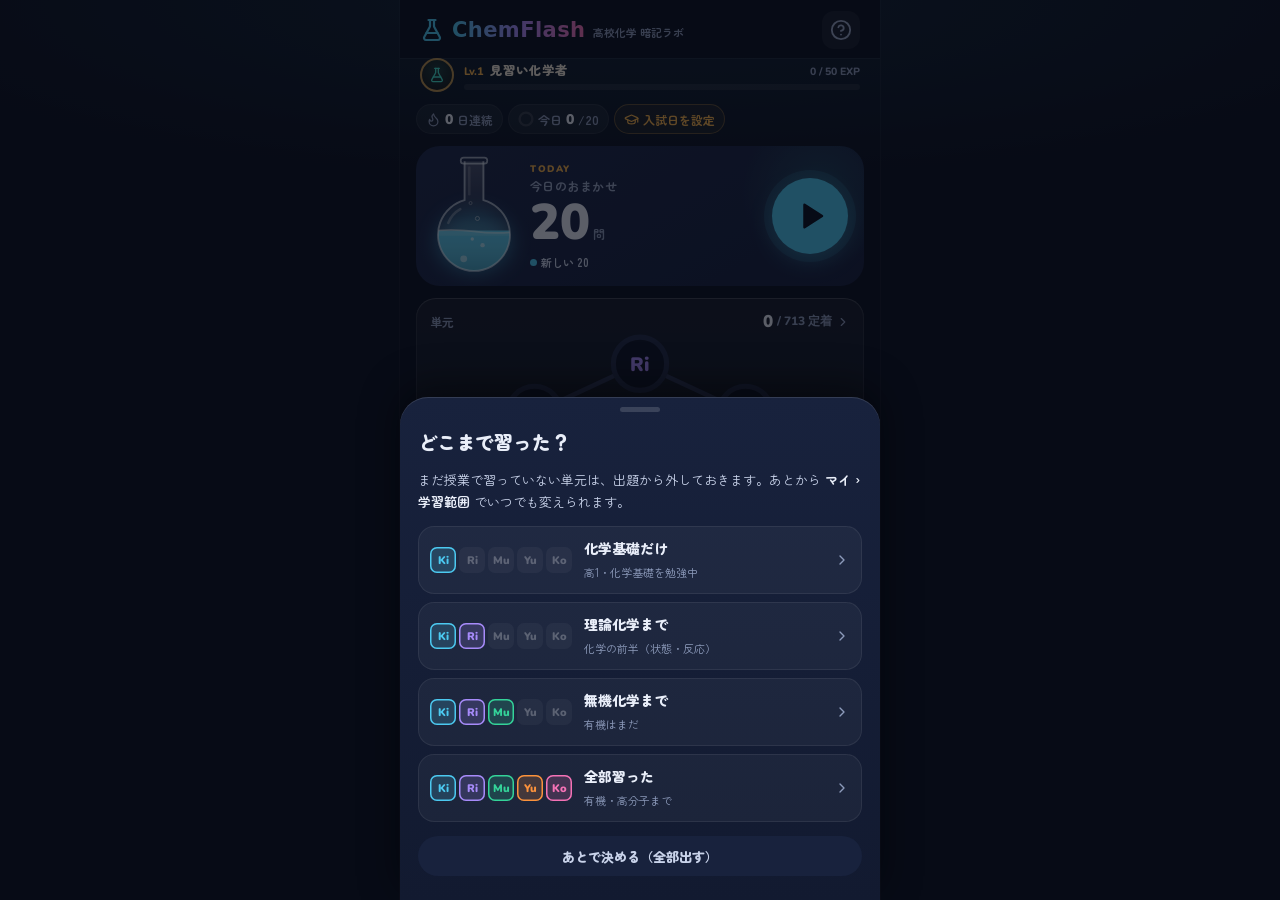
<file: index.html>
<!doctype html>
<html lang="ja">
<head>
  <meta charset="utf-8">
  <meta name="viewport" content="width=device-width, initial-scale=1, viewport-fit=cover">
  <title>ChemFlash | 化学暗記ラボ</title>
  <link rel="icon" href="icon.svg" type="image/svg+xml">
  <link rel="manifest" href="manifest.json">
  <meta name="theme-color" content="#0b1222">
  <meta name="apple-mobile-web-app-capable" content="yes">
  <meta name="apple-mobile-web-app-status-bar-style" content="black-translucent">
  <link rel="preconnect" href="https://fonts.googleapis.com">
  <link rel="preconnect" href="https://fonts.gstatic.com" crossorigin>
  <link href="https://fonts.googleapis.com/css2?family=Zen+Maru+Gothic:wght@500;700;900&family=Nunito:wght@700;800;900&display=swap" rel="stylesheet">
  <link rel="stylesheet" href="css/app.css?v=2026110701">
</head>
<body>
  <svg width="0" height="0" style="position:absolute" aria-hidden="true">
    <symbol id="i-flask" viewBox="0 0 24 24"><path d="M14 2v6a2 2 0 0 0 .245.96l5.51 10.08A2 2 0 0 1 18 22H6a2 2 0 0 1-1.755-2.96l5.51-10.08A2 2 0 0 0 10 8V2"/><path d="M6.453 15h11.094"/><path d="M8.5 2h7"/></symbol>
    <symbol id="i-tube" viewBox="0 0 24 24"><path d="M14.5 2v17.5c0 1.4-1.1 2.5-2.5 2.5c-1.4 0-2.5-1.1-2.5-2.5V2"/><path d="M8.5 2h7"/><path d="M14.5 16h-5"/></symbol>
    <symbol id="i-rotate" viewBox="0 0 24 24"><path d="M3 12a9 9 0 1 0 9-9 9.75 9.75 0 0 0-6.74 2.74L3 8"/><path d="M3 3v5h5"/></symbol>
    <symbol id="i-book" viewBox="0 0 24 24"><path d="M12 7v14"/><path d="M3 18a1 1 0 0 1-1-1V4a1 1 0 0 1 1-1h5a4 4 0 0 1 4 4 4 4 0 0 1 4-4h5a1 1 0 0 1 1 1v13a1 1 0 0 1-1 1h-6a3 3 0 0 0-3 3 3 3 0 0 0-3-3z"/></symbol>
    <symbol id="i-chart" viewBox="0 0 24 24"><path d="M3 3v16a2 2 0 0 0 2 2h16"/><path d="M18 17V9"/><path d="M13 17V5"/><path d="M8 17v-3"/></symbol>
    <symbol id="i-help" viewBox="0 0 24 24"><circle cx="12" cy="12" r="10"/><path d="M9.09 9a3 3 0 0 1 5.83 1c0 2-3 3-3 3"/><path d="M12 17h.01"/></symbol>
    <symbol id="i-play" viewBox="0 0 24 24"><polygon points="6 3 20 12 6 21 6 3"/></symbol>
    <symbol id="i-house" viewBox="0 0 24 24"><path d="M15 21v-8a1 1 0 0 0-1-1h-4a1 1 0 0 0-1 1v8"/><path d="M3 10a2 2 0 0 1 .709-1.528l7-5.999a2 2 0 0 1 2.582 0l7 5.999A2 2 0 0 1 21 10v9a2 2 0 0 1-2 2H5a2 2 0 0 1-2-2z"/></symbol>
    <symbol id="i-user" viewBox="0 0 24 24"><path d="M19 21v-2a4 4 0 0 0-4-4H9a4 4 0 0 0-4 4v2"/><circle cx="12" cy="7" r="4"/></symbol>
    <symbol id="i-flame" viewBox="0 0 24 24"><path d="M8.5 14.5A2.5 2.5 0 0 0 11 12c0-1.38-.5-2-1-3-1.072-2.143-.224-4.054 2-6 .5 2.5 2 4.9 4 6.5 2 1.6 3 3.5 3 5.5a7 7 0 1 1-14 0c0-1.153.433-2.294 1-3a2.5 2.5 0 0 0 2.5 2.5z"/></symbol>
    <symbol id="i-cap" viewBox="0 0 24 24"><path d="M21.42 10.922a1 1 0 0 0-.019-1.838L12.83 5.18a2 2 0 0 0-1.66 0L2.6 9.08a1 1 0 0 0 0 1.832l8.57 3.908a2 2 0 0 0 1.66 0z"/><path d="M22 10v6"/><path d="M6 12.5V16a6 3 0 0 0 12 0v-3.5"/></symbol>
    <symbol id="i-check" viewBox="0 0 24 24"><circle cx="12" cy="12" r="10"/><path d="m9 12 2 2 4-4"/></symbol>
    <symbol id="i-timer" viewBox="0 0 24 24"><line x1="10" x2="14" y1="2" y2="2"/><line x1="12" x2="15" y1="14" y2="11"/><circle cx="12" cy="14" r="8"/></symbol>
    <symbol id="i-target" viewBox="0 0 24 24"><circle cx="12" cy="12" r="10"/><circle cx="12" cy="12" r="6"/><circle cx="12" cy="12" r="2"/></symbol>
    <symbol id="i-star" viewBox="0 0 24 24"><path d="M11.525 2.295a.53.53 0 0 1 .95 0l2.31 4.679a2.123 2.123 0 0 0 1.595 1.16l5.166.756a.53.53 0 0 1 .294.904l-3.736 3.638a2.123 2.123 0 0 0-.611 1.878l.882 5.14a.53.53 0 0 1-.771.56l-4.618-2.428a2.122 2.122 0 0 0-1.973 0L6.396 21.01a.53.53 0 0 1-.77-.56l.881-5.139a2.122 2.122 0 0 0-.611-1.879L2.16 9.795a.53.53 0 0 1 .294-.906l5.165-.755a2.122 2.122 0 0 0 1.597-1.16z"/></symbol>
    <symbol id="i-chev" viewBox="0 0 24 24"><path d="m9 18 6-6-6-6"/></symbol>
    <symbol id="i-chevd" viewBox="0 0 24 24"><path d="m6 9 6 6 6-6"/></symbol>
    <symbol id="i-chevl" viewBox="0 0 24 24"><path d="m15 18-6-6 6-6"/></symbol>
    <symbol id="i-x" viewBox="0 0 24 24"><path d="M18 6 6 18"/><path d="m6 6 12 12"/></symbol>
    <symbol id="i-o" viewBox="0 0 24 24"><circle cx="12" cy="12" r="8"/></symbol>
    <symbol id="i-tri" viewBox="0 0 24 24"><path d="M12 4 21 19H3z"/></symbol>
    <symbol id="i-search" viewBox="0 0 24 24"><circle cx="11" cy="11" r="8"/><path d="m21 21-4.3-4.3"/></symbol>
    <symbol id="i-layers" viewBox="0 0 24 24"><path d="m12.83 2.18a2 2 0 0 0-1.66 0L2.6 6.08a1 1 0 0 0 0 1.83l8.58 3.91a2 2 0 0 0 1.66 0l8.58-3.9a1 1 0 0 0 0-1.83Z"/><path d="m22 17.65-9.17 4.16a2 2 0 0 1-1.66 0L2 17.65"/><path d="m22 12.65-9.17 4.16a2 2 0 0 1-1.66 0L2 12.65"/></symbol>
    <symbol id="i-shuffle" viewBox="0 0 24 24"><path d="m18 14 4 4-4 4"/><path d="m18 2 4 4-4 4"/><path d="M2 18h1.973a4 4 0 0 0 3.3-1.7l5.454-8.6a4 4 0 0 1 3.3-1.7H22"/><path d="M2 6h1.972a4 4 0 0 1 3.6 2.2"/><path d="M22 18h-6.041a4 4 0 0 1-3.3-1.8l-.359-.45"/></symbol>
    <symbol id="i-pencil" viewBox="0 0 24 24"><path d="M21.174 6.812a1 1 0 0 0-3.986-3.987L3.842 16.174a2 2 0 0 0-.5.83l-1.321 4.352a.5.5 0 0 0 .623.622l4.353-1.32a2 2 0 0 0 .83-.497z"/><path d="m15 5 4 4"/></symbol>
    <symbol id="i-eyeoff" viewBox="0 0 24 24"><path d="M10.733 5.076a10.744 10.744 0 0 1 11.205 6.575 1 1 0 0 1 0 .696 10.747 10.747 0 0 1-1.444 2.49"/><path d="M14.084 14.158a3 3 0 0 1-4.242-4.242"/><path d="M17.479 17.499a10.75 10.75 0 0 1-15.417-5.151 1 1 0 0 1 0-.696 10.75 10.75 0 0 1 4.446-5.143"/><path d="m2 2 20 20"/></symbol>
    <symbol id="i-link" viewBox="0 0 24 24"><path d="M10 13a5 5 0 0 0 7.54.54l3-3a5 5 0 0 0-7.07-7.07l-1.72 1.71"/><path d="M14 11a5 5 0 0 0-7.54-.54l-3 3a5 5 0 0 0 7.07 7.07l1.71-1.71"/></symbol>
    <symbol id="i-cloud" viewBox="0 0 24 24"><path d="M17.5 19H9a7 7 0 1 1 6.71-9h1.79a4.5 4.5 0 1 1 0 9Z"/></symbol>
    <symbol id="i-share" viewBox="0 0 24 24"><path d="M4 12v8a2 2 0 0 0 2 2h12a2 2 0 0 0 2-2v-8"/><polyline points="16 6 12 2 8 6"/><line x1="12" x2="12" y1="2" y2="15"/></symbol>
    <symbol id="i-copy" viewBox="0 0 24 24"><rect width="14" height="14" x="8" y="8" rx="2" ry="2"/><path d="M4 16c-1.1 0-2-.9-2-2V4c0-1.1.9-2 2-2h10c1.1 0 2 .9 2 2"/></symbol>
    <symbol id="i-download" viewBox="0 0 24 24"><path d="M21 15v4a2 2 0 0 1-2 2H5a2 2 0 0 1-2-2v-4"/><polyline points="7 10 12 15 17 10"/><line x1="12" x2="12" y1="15" y2="3"/></symbol>
    <symbol id="i-upload" viewBox="0 0 24 24"><path d="M21 15v4a2 2 0 0 1-2 2H5a2 2 0 0 1-2-2v-4"/><polyline points="17 8 12 3 7 8"/><line x1="12" x2="12" y1="3" y2="15"/></symbol>
    <symbol id="i-msg" viewBox="0 0 24 24"><path d="M21 15a2 2 0 0 1-2 2H7l-4 4V5a2 2 0 0 1 2-2h14a2 2 0 0 1 2 2z"/></symbol>
    <symbol id="i-key" viewBox="0 0 24 24"><path d="m15.5 7.5 2.3 2.3a1 1 0 0 0 1.4 0l2.1-2.1a1 1 0 0 0 0-1.4L19 4"/><path d="m21 2-9.6 9.6"/><circle cx="7.5" cy="15.5" r="5.5"/></symbol>
    <symbol id="i-alert" viewBox="0 0 24 24"><path d="m21.73 18-8-14a2 2 0 0 0-3.48 0l-8 14A2 2 0 0 0 4 21h16a2 2 0 0 0 1.73-3"/><path d="M12 9v4"/><path d="M12 17h.01"/></symbol>
    <symbol id="i-hash" viewBox="0 0 24 24"><line x1="4" x2="20" y1="9" y2="9"/><line x1="4" x2="20" y1="15" y2="15"/><line x1="10" x2="8" y1="3" y2="21"/><line x1="16" x2="14" y1="3" y2="21"/></symbol>
    <symbol id="i-plus" viewBox="0 0 24 24"><path d="M5 12h14"/><path d="M12 5v14"/></symbol>
    <symbol id="i-phone" viewBox="0 0 24 24"><rect width="14" height="20" x="5" y="2" rx="2" ry="2"/><path d="M12 18h.01"/></symbol>
    <symbol id="i-trash" viewBox="0 0 24 24"><path d="M3 6h18"/><path d="M19 6v14c0 1-1 2-2 2H7c-1 0-2-1-2-2V6"/><path d="M8 6V4c0-1 1-2 2-2h4c1 0 2 1 2 2v2"/></symbol>
    <symbol id="i-ext" viewBox="0 0 24 24"><path d="M15 3h6v6"/><path d="M10 14 21 3"/><path d="M18 13v6a2 2 0 0 1-2 2H5a2 2 0 0 1-2-2V8a2 2 0 0 1 2-2h6"/></symbol>
    <symbol id="i-cam" viewBox="0 0 24 24"><path d="M14.5 4h-5L7 7H4a2 2 0 0 0-2 2v9a2 2 0 0 0 2 2h16a2 2 0 0 0 2-2V9a2 2 0 0 0-2-2h-3l-2.5-3z"/><circle cx="12" cy="13" r="3"/></symbol>
    <symbol id="i-video" viewBox="0 0 24 24"><path d="m16 13 5.223 3.482a.5.5 0 0 0 .777-.416V7.87a.5.5 0 0 0-.752-.432L16 10.5"/><rect x="2" y="6" width="14" height="12" rx="2"/></symbol>
    <symbol id="i-gift" viewBox="0 0 24 24"><rect x="3" y="8" width="18" height="4" rx="1"/><path d="M12 8v13"/><path d="M19 12v7a2 2 0 0 1-2 2H7a2 2 0 0 1-2-2v-7"/><path d="M7.5 8a2.5 2.5 0 0 1 0-5A4.8 8 0 0 1 12 8a4.8 8 0 0 1 4.5-5 2.5 2.5 0 0 1 0 5"/></symbol>
    <symbol id="i-undo" viewBox="0 0 24 24"><path d="M9 14 4 9l5-5"/><path d="M4 9h10.5a5.5 5.5 0 0 1 5.5 5.5a5.5 5.5 0 0 1-5.5 5.5H11"/></symbol>
  </svg>

  <div id="app">
    <main id="view"></main>
    <nav class="tabbar" id="tabbar" aria-label="メニュー">
      <button data-tab="home"><svg class="ic"><use href="#i-house"/></svg>ホーム</button>
      <button data-tab="review"><svg class="ic"><use href="#i-rotate"/></svg>復習<span class="dot" id="review-badge" hidden></span></button>
      <button data-tab="library"><svg class="ic"><use href="#i-book"/></svg>書庫</button>
      <button data-tab="stats"><svg class="ic"><use href="#i-chart"/></svg>分析</button>
      <button data-tab="me"><svg class="ic"><use href="#i-user"/></svg>マイ</button>
    </nav>
  </div>

  <div id="sheet-root"></div>
  <div id="toast" role="status" aria-live="polite"></div>

  <dialog id="help-dialog">
    <div class="help-h">
      <h2><svg class="ic"><use href="#i-flask"/></svg>使い方</h2>
      <button class="iconbtn" id="help-close" aria-label="閉じる"><svg class="ic s18"><use href="#i-x"/></svg></button>
    </div>
    <div id="help-body"></div>
    <div class="help-foot">
      <button class="btn second sm" id="help-feedback"><svg class="ic"><use href="#i-msg"/></svg>フィードバックを送る</button>
    </div>
  </dialog>

  <script src="js/sync-config.js"></script>
  <script src="js/seed.js"></script>
  <script src="js/store.js"></script>
  <script src="js/lab.js?v=2026110701"></script>
  <script src="js/app.js?v=2026110701"></script>
</body>
</html>
</file>
<file: css/app.css>
/* =========================================================
   ChemFlash 生徒用アプリの見た目（実験室版）
   管理画面（admin.html）は css/style.css を使い続ける
   ========================================================= */
:root {
  --bg: #0b1222; --card: #131c33; --card2: #18223d; --sunk: #0b1120;
  --text: #e9eef9; --sub: #c9d3ea; --dim: #8d9bbb; --dim2: #6f7d9c; --line: rgba(255,255,255,.06);
  --cyan: #4cc9f0; --violet: #a78bfa; --green: #34d399; --orange: #fb923c; --pink: #f472b6; --yellow: #fbbf24;
  --teal: #45e3cf; --gold: #f2b14c;
  --glass: linear-gradient(180deg, rgba(255,255,255,.05), rgba(255,255,255,.022));
  --glass-edge: inset 0 0 0 1px rgba(255,255,255,.08), inset 0 1px 0 rgba(255,255,255,.1);
  --safe-b: env(safe-area-inset-bottom, 0px);
  --safe-t: env(safe-area-inset-top, 0px);
}
* { box-sizing: border-box; margin: 0; padding: 0; }
[hidden] { display: none !important; }
html { background: var(--bg); }
body {
  font-family: "Zen Maru Gothic", "Hiragino Maru Gothic ProN", "Yu Gothic UI", "Hiragino Sans", sans-serif;
  color: var(--text); min-height: 100vh; min-height: 100dvh; -webkit-tap-highlight-color: transparent;
  background: radial-gradient(ellipse 90% 260px at 50% 0, rgba(76,201,240,.10), transparent 70%), var(--bg) no-repeat;
}
button { font: inherit; color: inherit; background: none; border: 0; cursor: pointer; text-align: inherit; }
input, textarea, select { font: inherit; color: inherit; }
a { color: inherit; }
svg.ic { width: 22px; height: 22px; fill: none; stroke: currentColor; stroke-width: 2; stroke-linecap: round; stroke-linejoin: round; flex-shrink: 0; }
.s14 { width: 14px !important; height: 14px !important; } .s16 { width: 16px !important; height: 16px !important; } .s18 { width: 18px !important; height: 18px !important; }
svg.fillc { fill: currentColor; }
.num { font-family: Nunito, sans-serif; font-weight: 900; line-height: 1; }
.num small { font: 700 12px "Zen Maru Gothic", sans-serif; margin-left: 3px; color: var(--dim); }
.label { font-size: 12px; font-weight: 700; letter-spacing: .04em; color: var(--dim); }
.tagq { font: 900 9.5px Nunito, sans-serif; letter-spacing: .16em; color: var(--gold); }
.muted { color: var(--dim); }
.small { font-size: 12px; }

#app { max-width: 480px; margin: 0 auto; min-height: 100vh; min-height: 100dvh; display: flex; flex-direction: column; position: relative; }
#view { flex: 1; display: flex; flex-direction: column; padding-bottom: calc(84px + var(--safe-b)); }
body.insession #view { padding-bottom: 0; }
.body { padding: 0 16px; display: flex; flex-direction: column; gap: 12px; }
.card { background: var(--glass); box-shadow: var(--glass-edge); border-radius: 20px; }

/* ---------- 上の帯 ---------- */
.topbar { display: flex; align-items: center; justify-content: space-between; padding: calc(10px + var(--safe-t)) 20px 8px; min-height: 58px; }
/* ホームの「ChemFlash」の帯は、スクロールしても常に上に出しておく */
.topbar.brandbar { position: sticky; top: 0; z-index: 30; background: rgba(11,18,34,.88); -webkit-backdrop-filter: blur(14px); backdrop-filter: blur(14px); box-shadow: 0 1px 0 rgba(255,255,255,.06); }
.brand { display: flex; align-items: baseline; gap: 8px; white-space: nowrap; min-width: 0; }
.brand .bflask { color: var(--cyan); align-self: center; display: inline-flex; }
.brand .bflask svg { width: 24px; height: 24px; stroke-width: 2.2; }
.brand .name { font-family: "Yu Gothic UI", "Hiragino Kaku Gothic ProN", system-ui, sans-serif; font-weight: 800; font-size: 21px; letter-spacing: .02em;
  background: linear-gradient(90deg, #4cc9f0, #a78bfa, #f472b6); -webkit-background-clip: text; background-clip: text; color: transparent; }
.brand .tag { font-size: 11px; font-weight: 700; color: var(--dim); overflow: hidden; text-overflow: ellipsis; }
.iconbtn { width: 38px; height: 38px; border-radius: 12px; display: grid; place-items: center; background: rgba(255,255,255,.06); color: #9aa8c7; flex-shrink: 0; }
.ptitle { display: flex; align-items: baseline; gap: 8px; }
.ptitle h1 { font-size: 22px; font-weight: 900; }
.ptitle .num { font-size: 14px; color: var(--dim); }
.back { display: flex; align-items: center; gap: 4px; font-size: 16px; font-weight: 900; }
.back svg { color: var(--dim); }

/* ---------- レベル ---------- */
.level { display: flex; align-items: center; gap: 10px; padding: 0 20px 12px; }
.lvbadge { width: 34px; height: 34px; border-radius: 50%; display: grid; place-items: center; flex-shrink: 0; color: var(--teal);
  border: 2px solid #b8924f; background: radial-gradient(circle at 50% 35%, #1e3a3c, #121518); }
.lvbadge svg { width: 16px; height: 16px; }
.level .info { flex: 1; min-width: 0; }
.line1 { display: flex; align-items: baseline; gap: 6px; }
.ltitle { font-size: 12.5px; font-weight: 900; color: #f1e9da; white-space: nowrap; }
.lvl { font: 800 11px Nunito, sans-serif; color: var(--gold); }
.exp-n { margin-left: auto; font: 800 10.5px Nunito, sans-serif; color: var(--dim); white-space: nowrap; }
.exp { margin-top: 5px; height: 6px; border-radius: 6px; background: rgba(255,255,255,.07); overflow: hidden; }
.exp span { display: block; height: 100%; border-radius: 6px; background: linear-gradient(90deg, #2bb8a8, #45e3cf); box-shadow: 0 0 8px rgba(69,227,207,.6); }

/* ---------- ホーム ---------- */
.quest { border-radius: 24px; display: flex; align-items: center; gap: 4px; padding: 10px 16px 10px 6px; position: relative; overflow: hidden; background: linear-gradient(150deg, #1d2a4d, #172140); width: 100%; }
.quest::before { content: ""; position: absolute; right: -40px; top: -40px; width: 170px; height: 170px; border-radius: 50%; background: radial-gradient(circle, rgba(69,227,207,.16), transparent 65%); pointer-events: none; }
.quest > * { position: relative; }
.quest .fl { width: 104px; height: 120px; flex-shrink: 0; }
.quest .fl svg { width: 100%; height: 100%; overflow: visible; }
.quest .label { color: #9aa8c7; display: block; margin-top: 2px; }
.quest .num { font-size: 50px; margin-top: 4px; }
.quest .qtx { min-width: 0; }
.quest .mix { display: flex; flex-wrap: wrap; gap: 4px 8px; margin-top: 6px; }
.quest .mix span { display: inline-flex; align-items: center; gap: 4px; font-size: 11px; font-weight: 700; color: var(--sub); white-space: nowrap; }
.quest .mix i { width: 7px; height: 7px; border-radius: 50%; background: var(--c, var(--dim)); }
/* 今日の帯（連続日数・今日の数・入試まで） */
.today { display: flex; gap: 5px; padding: 0 16px 12px; overflow-x: auto; scrollbar-width: none; }
.today::-webkit-scrollbar { display: none; }
.tc { display: inline-flex; align-items: center; gap: 4px; height: 30px; padding: 0 10px; border-radius: 99px; background: rgba(255,255,255,.05); box-shadow: inset 0 0 0 1px rgba(255,255,255,.06); font-size: 12px; font-weight: 700; color: var(--dim); white-space: nowrap; flex-shrink: 0; }
.tc b { font: 900 14px Nunito, sans-serif; color: var(--text); }
.tc > svg.ic { width: 15px; height: 15px; }
.tc.fire > svg.ic { color: var(--orange); }
.tc.fire b { color: var(--orange); }
.tc .ring { width: 16px; height: 16px; }
.tc.clear { color: var(--teal); box-shadow: inset 0 0 0 1px rgba(69,227,207,.35); }
.tc.clear b { color: var(--teal); }
button.tc > svg.ic { color: var(--gold); }
button.tc.none { color: var(--gold); box-shadow: inset 0 0 0 1px rgba(242,177,76,.3); background: rgba(242,177,76,.06); }
.quick .ib { position: relative; }
.quick .qn { position: absolute; top: -6px; right: -8px; min-width: 18px; height: 18px; padding: 0 5px; border-radius: 99px; background: var(--orange); color: #1a0f05; font: 900 10.5px/18px Nunito, sans-serif; font-style: normal; text-align: center; }
/* シートの説明・入試日・最初の質問 */
.snote { font-size: 13px; line-height: 1.65; color: var(--sub); }
.snote b { color: var(--text); }
.datein { color-scheme: dark; font: 800 16px Nunito, sans-serif; }
.onbl { display: flex; flex-direction: column; gap: 8px; }
.onbl button { display: flex; align-items: center; gap: 12px; padding: 12px; border-radius: 16px; background: rgba(255,255,255,.04); box-shadow: inset 0 0 0 1px rgba(255,255,255,.07); text-align: left; color: var(--dim); }
.onbl .els { display: flex; gap: 3px; flex-shrink: 0; }
.onbl .els span { width: 26px; height: 26px; border-radius: 7px; display: grid; place-items: center; font: 900 11px Nunito, sans-serif; color: rgba(255,255,255,.25); background: rgba(255,255,255,.04); }
.onbl .els span.on { color: var(--c); background: color-mix(in srgb, var(--c) 18%, transparent); box-shadow: inset 0 0 0 1.5px var(--c); }
.onbl .tx { flex: 1; min-width: 0; }
.onbl .tx b { display: block; font-size: 14px; font-weight: 900; color: var(--text); }
.onbl .tx small { font-size: 11px; color: var(--dim); }
.play { margin-left: auto; width: 76px; height: 76px; border-radius: 50%; background: var(--cyan); color: var(--bg); display: grid; place-items: center; box-shadow: 0 0 0 8px rgba(76,201,240,.12), 0 8px 22px rgba(76,201,240,.3); flex-shrink: 0; }
.play svg { width: 30px; height: 30px; fill: currentColor; margin-left: 4px; }
.play.sm { width: 54px; height: 54px; box-shadow: 0 0 0 6px rgba(76,201,240,.1); }
.play.sm svg { width: 20px; height: 20px; margin-left: 3px; }
.play.or { background: var(--orange); box-shadow: 0 0 0 6px rgba(251,146,60,.12), 0 8px 22px rgba(251,146,60,.28); }
.mol { padding: 12px 14px 6px; }
.mol .head { display: flex; justify-content: space-between; align-items: center; }
.mol .head .r { display: flex; align-items: center; gap: 4px; font: 800 12px Nunito, sans-serif; color: var(--dim); }
.mol .head .r b { font-size: 17px; font-weight: 900; color: var(--text); }
svg.mol-svg { width: 100%; display: block; overflow: visible; max-height: 210px; }
.atom-hit { cursor: pointer; outline: none; }
.quick { display: grid; grid-template-columns: repeat(4, 1fr); gap: 8px; }
.quick button { display: flex; flex-direction: column; align-items: center; gap: 6px; font-size: 11.5px; font-weight: 700; padding: 10px 0 9px; border-radius: 16px; color: var(--sub);
  background: rgba(255,255,255,.045); box-shadow: inset 0 0 0 1px rgba(255,255,255,.07); }
.quick .ib { width: 40px; height: 40px; border-radius: 13px; display: grid; place-items: center; color: var(--c); background: rgba(255,255,255,.05); }

/* ---------- ボタン ---------- */
.btn { display: flex; align-items: center; justify-content: center; gap: 8px; height: 52px; border-radius: 99px; font-weight: 900; font-size: 15px; padding: 0 18px; width: 100%; }
.btn svg { width: 18px; height: 18px; }
.btn.primary { background: var(--cyan); color: var(--bg); box-shadow: 0 6px 22px rgba(76,201,240,.25); }
.btn.second { background: var(--card2); color: var(--sub); }
.btn.danger { background: rgba(251,146,60,.12); color: var(--orange); }
.btn.sm { height: 40px; font-size: 13px; padding: 0 14px; }
.btn:disabled { opacity: .55; }
.btnrow { display: flex; gap: 8px; }
.btnrow .btn { flex: 1; }
.seg { display: flex; background: rgba(0,0,0,.25); box-shadow: inset 0 0 0 1px rgba(255,255,255,.05); border-radius: 14px; padding: 4px; gap: 4px; }
.seg button { flex: 1; text-align: center; padding: 9px 0; border-radius: 10px; font-size: 13px; font-weight: 700; color: var(--dim); display: flex; align-items: center; justify-content: center; gap: 5px; white-space: nowrap; }
.seg button.on { background: rgba(255,255,255,.09); color: var(--text); box-shadow: 0 2px 8px rgba(0,0,0,.25); }
.seg .n { font: 800 12px Nunito, sans-serif; color: var(--dim); }
.seg button.on .n { color: var(--cyan); }
.pills { display: flex; gap: 6px; overflow-x: auto; scrollbar-width: none; padding-bottom: 2px; }
.pills::-webkit-scrollbar { display: none; }
.pill { display: inline-flex; align-items: center; gap: 4px; padding: 7px 10px 7px 12px; border-radius: 99px; font-size: 12.5px; font-weight: 700; color: var(--sub); white-space: nowrap; flex-shrink: 0;
  background: rgba(255,255,255,.045); box-shadow: inset 0 0 0 1px rgba(255,255,255,.07); }
.pill svg { width: 14px; height: 14px; color: var(--dim); }
.pill.on { background: rgba(76,201,240,.14); box-shadow: inset 0 0 0 1px rgba(76,201,240,.3); color: var(--cyan); }
.pill.on svg { color: var(--cyan); }
.pill.gold { background: rgba(242,177,76,.12); box-shadow: inset 0 0 0 1px rgba(242,177,76,.28); color: var(--gold); }
.pill.gold svg { color: var(--gold); }
select.pill { appearance: none; -webkit-appearance: none; border: 0; padding-right: 26px; max-width: 190px; text-overflow: ellipsis;
  background-image: url("data:image/svg+xml,%3Csvg xmlns='http://www.w3.org/2000/svg' width='14' height='14' viewBox='0 0 24 24' fill='none' stroke='%238d9bbb' stroke-width='2.4' stroke-linecap='round' stroke-linejoin='round'%3E%3Cpath d='m6 9 6 6 6-6'/%3E%3C/svg%3E");
  background-repeat: no-repeat; background-position: right 9px center; background-color: rgba(255,255,255,.045); }
select.pill.on { background-color: rgba(76,201,240,.14); }
select.pill option { background: #131c33; color: var(--text); }

/* ---------- タブ ---------- */
.tabbar { position: fixed; z-index: 30; left: 50%; bottom: 0; transform: translateX(-50%); width: 100%; max-width: 480px; display: flex;
  padding: 8px 8px calc(10px + var(--safe-b)); border-top: 1px solid var(--line); background: rgba(11,17,32,.92); -webkit-backdrop-filter: blur(10px); backdrop-filter: blur(10px); }
.tabbar button { flex: 1; display: flex; flex-direction: column; align-items: center; gap: 3px; font-size: 10px; font-weight: 700; position: relative; color: var(--dim2); padding: 2px 0; }
.tabbar button.on { color: var(--cyan); }
.tabbar .dot { position: absolute; top: -4px; left: calc(50% + 8px); min-width: 17px; height: 17px; border-radius: 9px; font: 800 10px/17px Nunito, sans-serif; text-align: center; padding: 0 4px; background: var(--pink); color: #fff; }
body.insession .tabbar { display: none; }

/* ---------- ガラスのカード ---------- */
.glass { position: relative; border-radius: 24px; overflow: hidden;
  background: linear-gradient(180deg, rgba(255,255,255,.045), rgba(255,255,255,.02));
  box-shadow: inset 0 0 0 1px rgba(255,255,255,.09), inset 0 1px 0 rgba(255,255,255,.12), 0 18px 40px rgba(0,0,0,.35); }
.glass::before { content: ""; position: absolute; inset: 0; pointer-events: none;
  background: linear-gradient(115deg, transparent 28%, rgba(255,255,255,.055) 36%, transparent 44%, transparent 70%, rgba(255,255,255,.03) 76%, transparent 82%); }
.glass > * { position: relative; }

/* ---------- 出題中・答え ---------- */
.sess { min-height: 100vh; min-height: 100dvh; display: flex; flex-direction: column; padding-top: var(--safe-t); }
.tubebar { display: flex; align-items: center; gap: 12px; padding: 12px 16px 14px; }
.tubebar .x { width: 38px; height: 38px; border-radius: 12px; display: grid; place-items: center; background: rgba(255,255,255,.06); color: var(--dim); flex-shrink: 0; }
.tubebar svg.tube { flex: 1; height: 30px; overflow: visible; min-width: 0; }
.tubebar .n { font: 900 14px Nunito, sans-serif; color: var(--sub); white-space: nowrap; }
.tubebar .n small { color: var(--dim); font-size: 12px; }
.labbody { flex: 1; padding: 0 16px 14px; display: flex; flex-direction: column; }
.spec { flex: 1; display: flex; flex-direction: column; padding: 16px; gap: 0; min-height: 0; }
.fhead { display: flex; align-items: center; gap: 10px; }
.eltile { width: 46px; height: 52px; border-radius: 11px; background: color-mix(in srgb, var(--c) 12%, #0e1527); box-shadow: inset 0 0 0 1.5px color-mix(in srgb, var(--c) 45%, transparent); display: flex; flex-direction: column; padding: 4px 6px; flex-shrink: 0; }
.eltile .z { font: 800 9px Nunito, sans-serif; color: color-mix(in srgb, var(--c) 70%, white); }
.eltile .s { font: 900 20px Nunito, sans-serif; color: var(--c); line-height: 1; margin-top: 2px; }
.fhead .mt { flex: 1; min-width: 0; }
.fhead .mt .a { font-size: 13px; font-weight: 900; }
.fhead .mt .b { display: flex; align-items: center; gap: 8px; font-size: 11.5px; font-weight: 700; color: var(--dim); margin-top: 3px; }
.diffd { display: inline-flex; gap: 3px; }
.diffd i { width: 6px; height: 6px; border-radius: 50%; background: #2c3858; }
.diffd i.on { background: var(--yellow); }
.starbtn { color: var(--dim2); align-self: flex-start; padding: 4px; margin: -4px -4px 0 0; }
.starbtn.on { color: var(--yellow); }
.starbtn.on svg { fill: currentColor; }
.stage { position: relative; display: flex; align-items: center; justify-content: center; height: clamp(150px, 30vh, 262px); margin: 2px 0 0; flex-shrink: 0; }
.stage::before { content: ""; position: absolute; left: 50%; bottom: 6px; width: 70%; max-width: 190px; height: 18px; transform: translateX(-50%); border-radius: 50%; background: radial-gradient(ellipse, color-mix(in srgb, var(--c) 30%, transparent), transparent 70%); }
.stage svg.flask { position: relative; height: clamp(138px, calc(30vh - 12px), 250px); width: auto; aspect-ratio: 120 / 140; overflow: visible; }
.qno { font: 900 12px Nunito, sans-serif; letter-spacing: .12em; color: var(--dim2); }
.fq { flex: 1; display: flex; flex-direction: column; gap: 10px; padding: 6px 4px 12px 0; }
.qtext { font-size: 21px; font-weight: 900; line-height: 1.6; word-break: break-word; }
.fa-q { font-size: 15px; font-weight: 900; line-height: 1.55; color: var(--sub); word-break: break-word; }
.ans { background: var(--sunk); border-radius: 16px; padding: 12px 14px; border-left: 3px solid var(--teal); }
.ans .tagq { color: var(--teal); }
.ans p { font-size: 15.5px; font-weight: 700; line-height: 1.65; margin-top: 4px; white-space: pre-wrap; word-break: break-word; }
.ans.big { padding: 14px 16px; box-shadow: 0 0 24px rgba(69,227,207,.08); }
.ans.big p { font-size: 17px; }
.tags { display: flex; gap: 6px; flex-wrap: wrap; }
.tags button { font-size: 12px; font-weight: 700; color: var(--cyan); background: rgba(76,201,240,.1); padding: 4px 10px; border-radius: 99px; }
.memo { display: flex; align-items: flex-start; gap: 8px; font-size: 12.5px; color: var(--yellow); font-weight: 700; line-height: 1.5; word-break: break-word; }
.memo svg { margin-top: 2px; }
.memo-edit { display: flex; flex-direction: column; gap: 8px; margin-top: 10px; }
.memo-edit textarea, .field { width: 100%; border-radius: 14px; border: 0; background: rgba(0,0,0,.28); box-shadow: inset 0 0 0 1px rgba(255,255,255,.08); padding: 10px 12px; font-size: 14px; resize: vertical; }
.memo-edit textarea:focus, .field:focus { outline: 2px solid rgba(76,201,240,.5); }
.icrow { display: flex; gap: 6px; flex-wrap: wrap; margin-top: auto; padding-right: 110px; }
.icrow button { height: 38px; padding: 0 12px; border-radius: 12px; display: inline-flex; align-items: center; gap: 6px; font-size: 12px; font-weight: 700; background: rgba(255,255,255,.05); color: var(--dim); box-shadow: inset 0 0 0 1px rgba(255,255,255,.06); }
.icrow svg { width: 16px; height: 16px; }
.spec.qv .icrow { padding-right: 0; }
.spec .deco { position: absolute; right: 10px; bottom: 8px; width: 112px; height: 132px; pointer-events: none; }
.spec .deco svg { width: 100%; height: 100%; overflow: visible; }
.spec.ansv > .gap { height: 12px; flex-shrink: 0; }
.bench { position: sticky; bottom: 0; z-index: 5; padding: 14px 16px calc(22px + var(--safe-b)); background: linear-gradient(180deg, rgba(11,18,34,0), rgba(11,18,34,.92) 26%); }
.bench::before { content: ""; position: absolute; left: 0; right: 0; top: 0; height: 1px; background: linear-gradient(90deg, transparent, rgba(76,201,240,.35), transparent); }
.bench::after { content: ""; position: absolute; left: 10%; right: 10%; top: -18px; height: 36px; background: radial-gradient(ellipse at 50% 50%, rgba(76,201,240,.12), transparent 70%); pointer-events: none; }
.bench > * { position: relative; z-index: 1; }
.bench .stack { display: flex; flex-direction: column; gap: 10px; }

/* ビーカーの評価ボタン */
.beakers { display: grid; grid-template-columns: repeat(3, 1fr); gap: 10px; }
.beaker { position: relative; height: 96px; border-radius: 10px 10px 22px 22px; overflow: hidden; display: flex; flex-direction: column; align-items: center; justify-content: space-between; padding: 12px 0 10px;
  background: rgba(255,255,255,.03); box-shadow: inset 0 0 0 1.5px rgba(255,255,255,.14), inset 0 2px 0 rgba(255,255,255,.18); color: var(--k); }
.beaker svg.liq { position: absolute; inset: 0; width: 100%; height: 100%; }
.beaker .gr { position: absolute; left: 9px; top: 18px; display: flex; flex-direction: column; gap: 9px; }
.beaker .gr i { display: block; width: 8px; height: 1.5px; background: rgba(255,255,255,.22); }
.beaker .gr i:nth-child(2) { width: 5px; }
.beaker .ico { position: relative; display: grid; }
.beaker .ico svg { width: 30px; height: 30px; stroke-width: 2.6; filter: drop-shadow(0 0 8px var(--k)); }
.beaker .lb { position: relative; font-size: 13px; font-weight: 900; color: #fff; }
.beaker.k-ng { --k: #fb923c; } .beaker.k-vague { --k: #fbbf24; } .beaker.k-ok { --k: #34d399; }
.beaker:active { transform: translateY(1px); filter: brightness(1.15); }

/* ---------- 結果 ---------- */
.clear { text-align: center; padding-top: calc(18px + var(--safe-t)); }
.clear h2 { font-size: 24px; font-weight: 900; margin-top: 4px; }
.flaskres { display: flex; flex-direction: column; align-items: center; }
.flaskres > svg.flask { width: auto; aspect-ratio: 120 / 140; height: clamp(170px, 30vh, 250px); overflow: visible; margin-top: 4px; }
.flaskres .pct { margin-top: -4px; display: flex; align-items: baseline; gap: 6px; }
.flaskres .pct .num { font-size: 40px; }
.flaskres .pct .num small { font-size: 16px; }
.legend3 { display: flex; justify-content: center; gap: 18px; font: 900 15px Nunito, sans-serif; margin-top: 6px; }
.legend3 span { display: inline-flex; align-items: center; gap: 5px; }
.legend3 svg { width: 16px; height: 16px; stroke-width: 2.8; }
.gain { display: flex; align-items: center; gap: 12px; padding: 10px 14px; }
.gain .plus { font: 900 22px Nunito, sans-serif; color: var(--teal); text-shadow: 0 0 12px rgba(69,227,207,.5); }
.gain .info { flex: 1; min-width: 0; }
.resbody { flex: 1; padding: 0 16px 14px; display: flex; flex-direction: column; gap: 12px; }

/* ---------- 演習の設定シート ---------- */
.dim { position: fixed; inset: 0; z-index: 40; background: rgba(5,8,16,.62); }
.sheet { position: fixed; z-index: 41; left: 50%; bottom: 0; transform: translateX(-50%); width: 100%; max-width: 480px; max-height: 92vh; overflow-y: auto;
  background: linear-gradient(180deg, #18223d, #121a30); border-radius: 28px 28px 0 0; padding: 10px 18px calc(24px + var(--safe-b)); display: flex; flex-direction: column; gap: 14px;
  box-shadow: inset 0 1px 0 rgba(255,255,255,.12), 0 -10px 40px rgba(0,0,0,.45); }
.sheet .handle { width: 40px; height: 5px; border-radius: 3px; background: rgba(255,255,255,.15); margin: 0 auto 2px; }
.sheet .sh { display: flex; justify-content: space-between; align-items: center; }
.sheet .sh h2 { font-size: 19px; font-weight: 900; }
.cnt { display: grid; grid-template-columns: repeat(5, 1fr); gap: 8px; }
.cnt button { display: flex; flex-direction: column; align-items: center; gap: 5px; padding: 10px 0 8px; border-radius: 16px; background: rgba(0,0,0,.25); font: 900 14px Nunito, sans-serif; color: var(--dim); box-shadow: inset 0 0 0 1px rgba(255,255,255,.05); }
.cnt button small { font: 700 10.5px "Zen Maru Gothic", sans-serif; }
.cnt button.on { color: var(--text); box-shadow: inset 0 0 0 2px var(--cyan), 0 0 18px rgba(76,201,240,.18); }
.cnt svg.vial { width: 18px; height: 54px; overflow: visible; }
.cnt .tm { width: 34px; height: 54px; display: grid; place-items: center; }
.eltiles { display: grid; grid-template-columns: repeat(auto-fit, minmax(48px, 1fr)); gap: 7px; }
.eltiles button { height: 50px; border-radius: 12px; display: flex; flex-direction: column; align-items: center; justify-content: center; gap: 1px; font: 900 17px Nunito, sans-serif; color: var(--c, var(--sub));
  background: color-mix(in srgb, var(--c, #8d9bbb) 9%, rgba(0,0,0,.25)); box-shadow: inset 0 0 0 1.5px color-mix(in srgb, var(--c, #8d9bbb) 28%, transparent); }
.eltiles button small { font: 700 9.5px "Zen Maru Gothic", sans-serif; color: var(--dim); white-space: nowrap; }
.eltiles button.on { background: color-mix(in srgb, var(--c) 20%, rgba(0,0,0,.2)); box-shadow: inset 0 0 0 2.5px var(--c), 0 0 16px color-mix(in srgb, var(--c) 40%, transparent); }
.eltiles button.on small { color: var(--sub); }
.icopts { display: flex; gap: 8px; margin-top: 8px; }
.icopts button { flex: 1; display: flex; align-items: center; justify-content: center; gap: 5px; height: 36px; border-radius: 12px; font-size: 12px; font-weight: 700; color: var(--dim); background: rgba(255,255,255,.04); box-shadow: inset 0 0 0 1px rgba(255,255,255,.06); }
.icopts button.on { color: var(--cyan); background: rgba(76,201,240,.12); box-shadow: inset 0 0 0 1.5px rgba(76,201,240,.5); }
.icopts svg { width: 15px; height: 15px; }
.valsel { width: 100%; margin-top: 8px; height: 42px; border-radius: 12px; border: 0; padding: 0 12px; background: rgba(0,0,0,.28); box-shadow: inset 0 0 0 1px rgba(76,201,240,.3); font-size: 14px; }
.valsel option { background: #131c33; }
.seg2 { display: grid; grid-template-columns: 1fr 1fr; gap: 8px; }
/* 範囲（複数選択・保存） */
.lrow { display: flex; align-items: center; justify-content: space-between; gap: 8px; margin-bottom: 7px; min-height: 22px; }
.lrow .label small { font-weight: 500; color: var(--dim2); margin-left: 6px; letter-spacing: 0; }
.lnk { display: inline-flex; align-items: center; gap: 4px; font-size: 12px; font-weight: 700; color: var(--gold); }
.pname { display: flex; gap: 6px; margin-bottom: 8px; }
.pname input { flex: 1; min-width: 0; height: 40px; border-radius: 12px; border: 0; padding: 0 12px; background: rgba(0,0,0,.28); box-shadow: inset 0 0 0 1px rgba(242,177,76,.4); font-size: 14px; }
.pname .btn { width: auto; flex-shrink: 0; }
.presets { display: flex; gap: 6px; overflow-x: auto; scrollbar-width: none; margin-bottom: 8px; }
.presets::-webkit-scrollbar { display: none; }
.pre { display: inline-flex; align-items: center; flex-shrink: 0; border-radius: 99px; background: rgba(242,177,76,.1); box-shadow: inset 0 0 0 1px rgba(242,177,76,.28); }
.pre button { display: inline-flex; align-items: center; gap: 4px; height: 32px; padding: 0 4px 0 11px; font-size: 12.5px; font-weight: 700; color: var(--gold); white-space: nowrap; }
.pre .del { padding: 0 9px 0 4px; color: rgba(242,177,76,.6); }
.eltiles button { position: relative; }
.eltiles button.part { box-shadow: inset 0 0 0 1.5px color-mix(in srgb, var(--c) 70%, transparent); background: color-mix(in srgb, var(--c) 9%, rgba(0,0,0,.2)); }
.eltiles .pdot { position: absolute; top: 5px; right: 5px; width: 6px; height: 6px; border-radius: 50%; background: var(--c); }
.finetg { display: flex; align-items: center; justify-content: center; gap: 5px; width: 100%; height: 34px; margin-top: 8px; border-radius: 12px; font-size: 12px; font-weight: 700; color: var(--dim); background: rgba(255,255,255,.04); }
.finetg .ic:last-child { transition: transform .2s; }
.finetg.open { color: var(--cyan); }
.finetg.open .ic:last-child { transform: rotate(180deg); }
.fine { display: flex; flex-direction: column; gap: 10px; margin-top: 10px; }
.fg .fh { display: flex; align-items: center; gap: 6px; font-size: 12px; margin-bottom: 6px; }
.fg .fh b { font-weight: 900; color: var(--sub); }
.chips { display: flex; flex-wrap: wrap; gap: 6px; }
.chip { display: inline-flex; align-items: center; gap: 5px; padding: 6px 10px; border-radius: 99px; font-size: 12px; font-weight: 700; color: var(--sub); background: rgba(255,255,255,.05); }
.chip small { font: 800 10.5px Nunito, sans-serif; color: var(--dim); }
.chip.on { color: var(--text); background: color-mix(in srgb, var(--c) 22%, transparent); box-shadow: inset 0 0 0 1.5px var(--c); }
.chip.on small { color: var(--c); }
.chip.none { opacity: .45; }
.filt { display: flex; align-items: center; gap: 8px; margin-top: 10px; }
.dp { display: flex; align-items: center; gap: 5px; flex: 1; min-width: 0; }
.dp .label { margin-right: 2px; white-space: nowrap; }
.dp button { height: 32px; padding: 0 8px; border-radius: 10px; background: rgba(255,255,255,.04); display: inline-flex; align-items: center; }
.dp button.on { background: rgba(251,191,36,.14); box-shadow: inset 0 0 0 1.5px rgba(251,191,36,.6); }
.filt select.pill { max-width: 130px; }
.pool { text-align: center; font-size: 12px; color: var(--dim); font-weight: 700; }
.pool b { font: 900 15px Nunito, sans-serif; color: var(--text); }
.pool .warn { color: var(--orange); }

/* ---------- 復習 ---------- */
.rvc { display: flex; align-items: center; gap: 6px; padding: 8px 16px 8px 4px; width: 100%; }
.rvc .fl { width: 108px; height: 126px; flex-shrink: 0; }
.rvc .fl svg { width: 100%; height: 100%; overflow: visible; }
.rvc .tx { min-width: 0; }
.rvc .num { font-size: 46px; margin-top: 4px; }
.rvc .sub { font-size: 11.5px; font-weight: 700; color: var(--dim); margin-top: 6px; }
.rvc.or .label { color: var(--orange); }
.rvc .label { display: block; }
.rack { padding: 12px 14px 10px; }
.rack .rk { position: relative; display: grid; grid-auto-flow: column; grid-auto-columns: 1fr; align-items: end; padding: 6px 6px 0; margin-top: 4px; }
.rack .rk::after { content: ""; position: absolute; left: 0; right: 0; bottom: 48px; height: 6px; border-radius: 3px; background: linear-gradient(180deg, rgba(255,255,255,.14), rgba(255,255,255,.04)); }
.rack .v { display: flex; flex-direction: column; align-items: center; gap: 6px; }
.rack .v .n { font: 900 15px Nunito, sans-serif; }
.rack .v svg.vial { width: 28px; height: 100px; overflow: visible; }
.rack .v .elm { margin-top: 6px; }
.elm { width: 30px; height: 30px; border-radius: 9px; display: grid; place-items: center; font: 900 13px Nunito, sans-serif; color: var(--c); background: color-mix(in srgb, var(--c) 12%, transparent); box-shadow: inset 0 0 0 1.5px color-mix(in srgb, var(--c) 40%, transparent); flex-shrink: 0; }
.empty { text-align: center; padding: 26px 16px; display: flex; flex-direction: column; align-items: center; gap: 10px; }
.empty .fl { width: 110px; height: 128px; }
.empty .fl svg { width: 100%; height: 100%; overflow: visible; }
.empty h2 { font-size: 18px; font-weight: 900; }
.empty p { font-size: 13px; color: var(--dim); font-weight: 700; line-height: 1.6; }

/* ---------- 一覧 ---------- */
.list { display: flex; flex-direction: column; }
.li { display: flex; align-items: center; gap: 12px; padding: 13px 14px; border-bottom: 1px solid var(--line); width: 100%; }
.list > :last-child, .list > :last-child > summary { border-bottom: none; }
.li .ib { width: 36px; height: 36px; border-radius: 11px; display: grid; place-items: center; background: rgba(255,255,255,.05); color: var(--c, var(--sub)); flex-shrink: 0; }
.li .tx { flex: 1; font-size: 14px; font-weight: 700; min-width: 0; }
.li .tx small { display: block; font-size: 11px; color: var(--dim); font-weight: 700; margin-top: 1px; }
.li .rt { font: 800 13px Nunito, sans-serif; color: var(--dim); display: flex; align-items: center; gap: 2px; white-space: nowrap; }
.li .rt .ok { width: 7px; height: 7px; border-radius: 50%; background: var(--green); display: inline-block; margin-right: 4px; }
.lq { flex: 1; font-size: 13.5px; font-weight: 700; line-height: 1.5; min-width: 0; word-break: break-word; }
details.item > summary { list-style: none; cursor: pointer; }
details.item > summary::-webkit-details-marker { display: none; }
details.item[open] { background: linear-gradient(180deg, rgba(76,201,240,.07), rgba(255,255,255,.02)); border-radius: 16px; margin: 4px 0; box-shadow: inset 0 0 0 1px rgba(255,255,255,.07); }
details.item[open] > summary { border-bottom: none; }
.ibody { padding: 0 14px 14px; display: flex; flex-direction: column; gap: 10px; }
.imeta { display: flex; flex-wrap: wrap; gap: 6px; align-items: center; font-size: 11.5px; font-weight: 700; color: var(--dim); }
.imeta .chip { padding: 3px 9px; border-radius: 99px; background: rgba(255,255,255,.06); }
.imeta .chip.custom { color: var(--yellow); background: rgba(251,191,36,.12); }
.iact { display: flex; gap: 6px; flex-wrap: wrap; align-items: center; }
.iact .sp { flex: 1; }
.mini { display: inline-flex; align-items: center; gap: 5px; height: 34px; padding: 0 12px; border-radius: 99px; font-size: 12px; font-weight: 700; background: rgba(255,255,255,.06); color: var(--sub); }
.mini svg { width: 15px; height: 15px; }
.mini.on { color: var(--yellow); background: rgba(251,191,36,.12); }
.mini.on svg { fill: currentColor; }
.mini.warn { color: var(--orange); background: rgba(251,146,60,.12); }
.mini.act { color: var(--violet); background: rgba(167,139,250,.14); }
.search { display: flex; align-items: center; gap: 8px; height: 44px; padding: 0 14px; border-radius: 14px; color: var(--dim); background: var(--glass); box-shadow: var(--glass-edge); }
.search input { flex: 1; min-width: 0; height: 100%; border: 0; background: none; font-size: 14px; font-weight: 700; outline: none; }
.search input::placeholder { color: var(--dim2); }
.stv { width: 30px; height: 30px; border-radius: 50%; display: grid; place-items: center; flex-shrink: 0; color: var(--k); background: color-mix(in srgb, var(--k) 13%, transparent); box-shadow: inset 0 0 0 1.5px color-mix(in srgb, var(--k) 38%, transparent); }
.stv svg { width: 15px; height: 15px; stroke-width: 2.8; }
.stv.k-ok { --k: #34d399; } .stv.k-vague { --k: #fbbf24; } .stv.k-ng { --k: #fb923c; } .stv.k-untouched { --k: #6f7d9c; } .stv.k-graduated { --k: #45e3cf; } .stv.k-unlearned { --k: #a78bfa; }
.stv.k-untouched { background: none; box-shadow: inset 0 0 0 1.5px rgba(111,125,156,.55); }
.stv.k-graduated { box-shadow: inset 0 0 0 1.5px var(--k), 0 0 10px rgba(69,227,207,.35); }
.lib-more { text-align: center; padding: 12px; }
.activetag { display: flex; align-items: center; gap: 8px; font-size: 12.5px; font-weight: 700; color: var(--dim); }
.legendrow { display: flex; flex-wrap: wrap; gap: 10px; font-size: 11px; font-weight: 700; color: var(--dim); padding: 0 4px; }
.legendrow span { display: inline-flex; align-items: center; gap: 4px; }
.legendrow .stv { width: 18px; height: 18px; }
.legendrow .stv svg { width: 10px; height: 10px; }

/* 学習範囲 */
.scope { padding: 12px 14px; display: flex; flex-direction: column; gap: 10px; }
.scope p { font-size: 12px; color: var(--dim); font-weight: 700; line-height: 1.6; }
.scope-unit { display: flex; flex-direction: column; gap: 4px; }
.scope-subs { display: flex; flex-wrap: wrap; gap: 6px; padding-left: 8px; }
.scope-row { display: inline-flex; align-items: center; gap: 6px; padding: 7px 11px; border-radius: 12px; font-size: 12.5px; font-weight: 700; background: rgba(255,255,255,.05); color: var(--sub); }
.scope-row.top { font-size: 14px; font-weight: 900; padding: 9px 12px; }
.scope-row .ck { width: 18px; height: 18px; border-radius: 6px; display: grid; place-items: center; background: rgba(52,211,153,.18); color: var(--green); flex-shrink: 0; }
.scope-row .ck svg { width: 12px; height: 12px; stroke-width: 3; }
.scope-row.off { color: var(--dim); background: rgba(167,139,250,.08); }
.scope-row.off .ck { background: rgba(167,139,250,.18); color: var(--violet); }
.scope-row.partial .ck { background: rgba(251,191,36,.16); color: var(--yellow); }
.scope-row .nt { font: 800 11px Nunito, sans-serif; color: var(--dim); }

/* ---------- 分析 ---------- */
.weak { padding: 12px 14px; }
.weak .wt { display: flex; align-items: center; gap: 6px; font-size: 12.5px; font-weight: 900; color: var(--orange); margin-bottom: 6px; }
.weak .wr { display: flex; align-items: center; gap: 10px; padding: 6px 0; font-size: 13.5px; font-weight: 700; width: 100%; }
.weak .wr .rk { font: 900 13px Nunito, sans-serif; color: var(--dim2); width: 12px; flex-shrink: 0; }
.weak .wr .nm { flex: 1; min-width: 0; overflow: hidden; text-overflow: ellipsis; white-space: nowrap; }
.weak .wr .v { font: 900 14px Nunito, sans-serif; width: 40px; text-align: right; flex-shrink: 0; }
svg.mt { width: 86px; height: 14px; flex-shrink: 0; overflow: visible; }
.drillc { padding: 12px 14px; }
.drillc .dhd { display: flex; justify-content: space-between; align-items: center; margin-bottom: 2px; gap: 8px; }
.drillc .dhd b { font-size: 14px; font-weight: 900; }
.lg3 { display: flex; gap: 10px; }
.lg3 span { display: inline-flex; }
.lg3 svg { width: 13px; height: 13px; stroke-width: 3; }
.dr { padding: 7px 0 4px; border-bottom: 1px solid var(--line); }
.dr:last-child { border-bottom: none; }
.dr .dh { display: flex; align-items: baseline; justify-content: space-between; gap: 8px; font-size: 13px; font-weight: 700; margin-bottom: 2px; }
.dr .dh .v { font: 900 14px Nunito, sans-serif; }
.dr .dh small { font: 800 10.5px Nunito, sans-serif; color: var(--dim); margin-left: 6px; }
.dr svg.tube { width: 100%; height: 26px; display: block; overflow: visible; }
.hint { font-size: 12px; font-weight: 700; color: var(--dim); text-align: center; padding: 6px 0 4px; }

/* ---------- マイ ---------- */
.me { padding: 14px 16px; display: flex; flex-direction: column; gap: 10px; }
.me .top { display: flex; align-items: center; gap: 14px; }
.me .av { width: 58px; height: 58px; border-radius: 50%; display: grid; place-items: center; color: var(--teal); border: 2.5px solid #b8924f; background: radial-gradient(circle at 50% 35%, #1e3a3c, #121518); box-shadow: 0 0 16px rgba(69,227,207,.25); flex-shrink: 0; }
.me .av svg { width: 28px; height: 28px; }
.me .ti { font-size: 18px; font-weight: 900; color: #f1e9da; }
.me .nx { display: flex; justify-content: space-between; font: 800 11px Nunito, sans-serif; color: var(--dim); margin-top: 6px; gap: 8px; }
.me .exp { height: 8px; }
.u1 { --c: #4cc9f0; } .u2 { --c: #a78bfa; } .u3 { --c: #34d399; } .u4 { --c: #fb923c; } .u5 { --c: #f472b6; } .ug { --c: #f2b14c; }

/* ---------- 保存・自作 ---------- */
.fab { position: fixed; z-index: 25; right: max(18px, calc(50% - 222px)); bottom: calc(92px + var(--safe-b)); height: 50px; padding: 0 18px 0 14px; border-radius: 99px; background: var(--cyan); color: var(--bg); display: flex; align-items: center; gap: 6px; font-weight: 900; font-size: 14px; box-shadow: 0 8px 24px rgba(76,201,240,.35); }
.form { padding: 14px; display: flex; flex-direction: column; gap: 10px; }
.form h3 { font-size: 15px; font-weight: 900; display: flex; align-items: center; gap: 8px; }
.form .row3 { display: grid; grid-template-columns: 1.4fr 1fr .8fr; gap: 8px; }
.form select.field { height: 44px; }
.form select.field option { background: #131c33; }

/* ---------- 同期 ---------- */
.p16 { padding: 14px 16px; display: flex; flex-direction: column; gap: 12px; }
.cardh { display: flex; align-items: center; gap: 8px; font-size: 14.5px; font-weight: 900; }
.cardh .ib { width: 30px; height: 30px; border-radius: 10px; display: grid; place-items: center; background: rgba(255,255,255,.05); color: var(--c); flex-shrink: 0; }
.cardh .ib svg { width: 17px; height: 17px; }
.cardh .r { margin-left: auto; font: 800 11px Nunito, sans-serif; color: var(--dim); display: flex; align-items: center; gap: 4px; }
.cardh .r i { width: 7px; height: 7px; border-radius: 50%; background: var(--green); box-shadow: 0 0 6px var(--green); }
.idbox { font: 900 20px Nunito, sans-serif; letter-spacing: .06em; text-align: center; padding: 14px; border-radius: 14px; color: var(--violet); background: rgba(0,0,0,.28); box-shadow: inset 0 0 0 1px rgba(167,139,250,.25), 0 0 20px rgba(167,139,250,.08); user-select: all; word-break: break-all; }
.warn { display: flex; gap: 6px; align-items: flex-start; font-size: 11.5px; color: var(--orange); font-weight: 700; line-height: 1.5; }
.desc { font-size: 12px; color: var(--dim); font-weight: 700; line-height: 1.6; }
.note { display: flex; gap: 8px; padding: 2px 6px 6px; font-size: 11.5px; font-weight: 700; color: var(--dim); line-height: 1.6; }
.share { display: flex; gap: 14px; align-items: center; }
.share .qr { width: 104px; height: 104px; border-radius: 14px; background: #fff; padding: 6px; flex-shrink: 0; }
.share .qr img { width: 100%; height: 100%; display: block; }
.share .side { flex: 1; min-width: 0; display: flex; flex-direction: column; gap: 8px; }
.share .url { font: 800 11.5px Nunito, sans-serif; color: var(--sub); word-break: break-all; }

/* ---------- Route（別サイトの広告） ---------- */
.rad { position: relative; display: block; text-decoration: none; color: #e6ecf8; border-radius: 18px; overflow: hidden;
  font-family: "Hiragino Sans", "Hiragino Kaku Gothic ProN", "Yu Gothic UI", "Noto Sans JP", sans-serif;
  background-color: #142039; background-image: linear-gradient(rgba(120,170,255,.06) 1px, transparent 1px), linear-gradient(90deg, rgba(120,170,255,.06) 1px, transparent 1px); background-size: 16px 16px;
  box-shadow: inset 0 0 0 1px rgba(0,155,250,.22); }
.rad .pr { font-size: 9px; font-weight: 700; letter-spacing: .08em; color: #7f8db0; border: 1px solid rgba(255,255,255,.14); border-radius: 4px; padding: 0 4px; line-height: 14px; flex-shrink: 0; }
.rad .logo { display: flex; align-items: baseline; gap: 6px; font-size: 15px; font-weight: 700; color: #fff; white-space: nowrap; }
.rad .logo small { font-size: 10px; font-weight: 500; color: #8fa0c2; }
.rad .rmk { width: 42px; height: 42px; border-radius: 12px; background: #0072CD; color: #fff; display: grid; place-items: center; font-size: 20px; font-weight: 700; flex-shrink: 0; position: relative; box-shadow: 0 0 0 1px rgba(255,255,255,.08); }
.rad .rmk::after { content: ""; position: absolute; right: 6px; bottom: 7px; width: 9px; height: 2.5px; border-radius: 2px; background: #ff6b76; }
.rad .ex { color: #5bb8ff; flex-shrink: 0; display: inline-flex; }
.rad em { font-style: normal; color: #ff7a85; background: linear-gradient(transparent 70%, rgba(209,32,47,.28) 70%); }
.rad a.cover { text-decoration: none; color: inherit; }
.radS a.cover { display: flex; align-items: center; gap: 12px; padding: 11px 36px 11px 12px; }
.radS .t { flex: 1; min-width: 0; }
.radS .t .logo { font-size: 13px; gap: 5px; align-items: center; }
.radS .t b { display: block; font-size: 13px; font-weight: 700; line-height: 1.45; margin-top: 3px; color: #e6ecf8; }
.radS .t .sub { display: block; color: #8fa0c2; font-weight: 500; font-size: 11px; margin-top: 1px; }
.radS .cl { position: absolute; top: 4px; right: 4px; width: 30px; height: 30px; display: grid; place-items: center; color: #6c7a9a; z-index: 2; }
.radS .cl svg { width: 14px; height: 14px; stroke-width: 2.4; }
.radS .ex { position: absolute; right: 11px; bottom: 12px; }
.radS .ex svg { width: 17px; height: 17px; }
.radM a.cover { padding: 13px 15px 14px; display: flex; flex-direction: column; gap: 10px; }
.radM .hd { display: flex; align-items: center; gap: 8px; }
.radM .hd .pr { margin-left: auto; }
.radM .catch { font-size: 17px; font-weight: 700; line-height: 1.45; color: #fff; }
.radM .msg { font-size: 13.5px; font-weight: 700; line-height: 1.55; color: #fff; }
.radM .msg svg { vertical-align: -3px; color: #5bb8ff; width: 16px; height: 16px; }
.radM .msg span { display: block; font-size: 11px; font-weight: 500; color: #8fa0c2; margin-top: 2px; }
.radM .feats { display: grid; grid-template-columns: repeat(3, 1fr); gap: 6px; }
.radM .feats span { display: flex; align-items: center; justify-content: center; gap: 5px; padding: 8px 2px; border-radius: 12px; background: rgba(255,255,255,.05); color: #d6deef; font-size: 11.5px; font-weight: 700; white-space: nowrap; }
.radM .feats svg { color: #5bb8ff; width: 16px; height: 16px; }
.radM .ft { display: flex; align-items: center; gap: 10px; }
.radM .go { display: inline-flex; align-items: center; gap: 6px; height: 38px; padding: 0 14px; border-radius: 99px; background: #0072CD; color: #fff; font-size: 13px; font-weight: 700; flex-shrink: 0; }
.radM .go svg { width: 15px; height: 15px; }
.radM .url { font-size: 10.5px; line-height: 1.5; color: #8fa0c2; min-width: 0; }

/* ---------- トースト・ダイアログ ---------- */
#toast { position: fixed; z-index: 60; left: 50%; bottom: calc(100px + var(--safe-b)); transform: translate(-50%, 20px); opacity: 0; pointer-events: none; transition: .2s;
  background: #1d2947; color: var(--text); font-size: 13px; font-weight: 700; padding: 10px 16px; border-radius: 99px; box-shadow: 0 8px 24px rgba(0,0,0,.4), inset 0 0 0 1px rgba(255,255,255,.08); max-width: 88vw; text-align: center; }
#toast.show { opacity: 1; transform: translate(-50%, 0); }
#toast.act { pointer-events: auto; display: flex; align-items: center; gap: 12px; padding: 6px 6px 6px 16px; white-space: nowrap; }
#toast.act:not(.show) { pointer-events: none; }
#toast.act button { height: 32px; padding: 0 14px; border-radius: 99px; background: rgba(76,201,240,.16); color: var(--cyan); font-size: 13px; font-weight: 900; }
#toast.good { color: var(--green); }
#toast.bad { color: var(--orange); }
body.insession #toast { bottom: calc(150px + var(--safe-b)); }
dialog#help-dialog { margin: auto; width: min(460px, calc(100vw - 16px)); max-width: none; max-height: 92vh; border: 0; border-radius: 24px; padding: 0 14px 16px; color: var(--text); overscroll-behavior: contain;
  background: linear-gradient(180deg, #18223d, #10182c); box-shadow: inset 0 1px 0 rgba(255,255,255,.12), 0 20px 60px rgba(0,0,0,.6); }
dialog#help-dialog::backdrop { background: rgba(5,8,16,.7); }
.help-h { display: flex; align-items: center; justify-content: space-between; position: sticky; top: 0; z-index: 3; padding: 14px 2px 8px; margin: 0 -2px; background: #18223d; }
.help-h h2 { font-size: 18px; font-weight: 900; display: flex; align-items: center; gap: 8px; }
.help-h h2 svg { color: var(--cyan); }
.help-foot { display: flex; gap: 8px; margin-top: 14px; }
.help-foot .btn { flex: 1; }

/* 使い方（図で見せる） */
.htoc { position: sticky; top: 56px; z-index: 2; display: flex; gap: 6px; overflow-x: auto; padding: 4px 0 10px; margin: 0 -14px; padding-left: 14px; padding-right: 14px; background: linear-gradient(#18223d 75%, rgba(24,34,61,0)); scrollbar-width: none; }
.htoc::-webkit-scrollbar { display: none; }
.htoc button { flex-shrink: 0; height: 30px; padding: 0 12px; border-radius: 99px; background: rgba(255,255,255,.06); color: var(--sub); font-size: 12px; font-weight: 700; }
.hsec { background: var(--glass); box-shadow: var(--glass-edge); border-radius: 20px; padding: 14px 14px 16px; margin-top: 12px; }
.hsec:first-of-type { margin-top: 2px; }
.hsec h3 { display: flex; align-items: center; gap: 10px; font-size: 15px; font-weight: 900; margin-bottom: 12px; }
.hsec h3 .ib { width: 30px; height: 30px; border-radius: 10px; display: grid; place-items: center; background: rgba(255,255,255,.06); color: var(--c, var(--cyan)); flex-shrink: 0; }
.hsec h3 .ib svg { width: 16px; height: 16px; }
.hfig { display: flex; flex-direction: column; align-items: stretch; }
.hfig .cap { text-align: center; font-size: 12.5px; font-weight: 700; color: var(--sub); margin-top: 8px; line-height: 1.5; }
.hfig .cap.sm, .hfig .sm { font-size: 11px; color: var(--dim); font-weight: 500; }
.hnote { margin-top: 10px; font-size: 12px; color: var(--sub); background: rgba(242,177,76,.08); border-radius: 12px; padding: 8px 10px; text-align: center; }
.hnote b { color: var(--gold); }

/* 見本の画面（ホーム）に番号 */
.shot { align-self: center; width: 236px; border-radius: 26px; padding: 8px 0 10px; background: var(--bg); box-shadow: 0 0 0 6px #1d2742, 0 0 0 7px rgba(255,255,255,.08), 0 14px 30px rgba(0,0,0,.45); overflow: hidden; margin: 6px 0 4px; }
.shot-in { zoom: .62; width: 375px; pointer-events: none; }
.shot-in .body { padding: 0 16px; display: flex; flex-direction: column; gap: 12px; }
.shot-in .level, .shot-in .quest, .shot-in .mol, .shot-in .quick { position: relative; }
.shot-in .level { padding-top: 10px; }
.co { position: absolute; z-index: 2; top: 6px; right: 6px; width: 34px; height: 34px; border-radius: 50%; background: #ff6b76; color: #fff; display: grid; place-items: center; font: 900 20px Nunito, sans-serif; font-style: normal; box-shadow: 0 0 0 4px var(--bg); }
.shot-in .level .co { top: 4px; right: auto; left: 222px; }
.shot-in .quest .co { right: auto; left: 8px; }
.shot-in .mol .co { right: auto; left: 64px; top: 8px; }
.shot-in .quick .co { top: -14px; right: -6px; }
.coleg { list-style: none; display: grid; grid-template-columns: 1fr 1fr; gap: 6px; margin-top: 14px; }
.coleg li { display: flex; align-items: flex-start; gap: 6px; font-size: 11.5px; font-weight: 700; color: var(--sub); line-height: 1.45; background: rgba(255,255,255,.04); border-radius: 10px; padding: 7px 8px; }
.coleg b { width: 18px; height: 18px; border-radius: 50%; background: #ff6b76; color: #fff; display: grid; place-items: center; font: 900 11px Nunito, sans-serif; flex-shrink: 0; }

/* 解き方 */
.hflow { display: flex; align-items: center; justify-content: center; gap: 4px; margin-bottom: 12px; color: var(--dim); }
.hflow .st { display: inline-flex; align-items: center; gap: 4px; font-size: 11.5px; font-weight: 700; color: var(--sub); background: rgba(255,255,255,.05); border-radius: 99px; padding: 5px 10px; white-space: nowrap; }
.hflow .st.on { color: #06222b; background: var(--cyan); }
.hfig .beakers { gap: 8px; }
.hfig .beaker { height: 84px; }
.bcap { display: grid; grid-template-columns: repeat(3, 1fr); gap: 8px; margin-top: 6px; }
.bcap span { text-align: center; font-size: 11px; font-weight: 700; color: var(--dim); line-height: 1.4; }

/* 試験管 → フラスコ */
.htube { display: flex; align-items: center; gap: 8px; }
.htube svg.tube { flex: 1; height: 30px; }
.htube span { font: 900 13px Nunito, sans-serif; color: var(--sub); }
.harrow { display: flex; justify-content: center; color: var(--dim); margin: 2px 0; }
.hres { display: flex; align-items: center; gap: 12px; }
.hres .fk { width: 104px; flex-shrink: 0; }
.hres .fk svg { width: 100%; height: auto; aspect-ratio: 120/140; overflow: visible; }
.hres .tx { flex: 1; min-width: 0; display: flex; flex-direction: column; gap: 6px; }
.hres .tx p { font-size: 12.5px; font-weight: 700; color: var(--sub); }
.hres .tx b { color: var(--teal); }
.hres .legend3 { justify-content: flex-start; gap: 12px; font-size: 14px; margin: 0; }

/* EXP */
.hexp { display: flex; align-items: center; justify-content: center; gap: 6px; }
.hexp .g { width: 34px; height: 34px; border-radius: 10px; display: grid; place-items: center; background: color-mix(in srgb, var(--k) 18%, transparent); color: var(--k); }
.hexp .g.k-ok { --k: #34d399; } .hexp .g.k-vague { --k: #fbbf24; } .hexp .g.k-ng { --k: #fb923c; }
.hexp .g svg { width: 17px; height: 17px; stroke-width: 2.8; }
.hexp .eq { font: 900 20px Nunito, sans-serif; color: var(--dim); margin: 0 4px; }
.hexp .plus { font: 900 30px Nunito, sans-serif; color: var(--gold); line-height: 1; }
.hexp .plus small { font-size: 13px; margin-left: 3px; }
.stairs { display: grid; grid-template-columns: repeat(7, 1fr); gap: 4px; align-items: end; margin-top: 16px; padding-top: 16px; }
.stairs .sp { position: relative; display: flex; flex-direction: column; align-items: center; gap: 3px; min-width: 0; }
.stairs .bar { width: 100%; height: var(--h); border-radius: 8px 8px 3px 3px; background: linear-gradient(180deg, rgba(242,177,76,.55), rgba(242,177,76,.12)); }
.stairs .sp.here .bar { background: linear-gradient(180deg, #45e3cf, rgba(69,227,207,.2)); box-shadow: 0 0 14px rgba(69,227,207,.4); }
.stairs b { font: 900 11px Nunito, sans-serif; color: var(--gold); }
.stairs .sp.here b { color: var(--teal); }
.stairs .nm { font-size: 9.5px; font-weight: 700; color: var(--sub); text-align: center; line-height: 1.25; word-break: keep-all; overflow-wrap: anywhere; min-height: 24px; }
.stairs .q { font: 800 9.5px Nunito, sans-serif; color: var(--dim); }
.stairs em { position: absolute; top: -18px; font-style: normal; font-size: 9px; font-weight: 900; color: #06222b; background: var(--teal); border-radius: 99px; padding: 1px 6px; white-space: nowrap; }

/* 原子 = 単元 */
.hmol svg { width: 100%; height: auto; display: block; }
.ukey { display: flex; flex-wrap: wrap; justify-content: center; gap: 6px; margin-top: 4px; }
.ukey span { display: inline-flex; align-items: center; gap: 5px; font-size: 11px; font-weight: 700; color: var(--sub); background: rgba(255,255,255,.04); border-radius: 99px; padding: 3px 9px 3px 4px; }
.ukey b { font: 900 11px Nunito, sans-serif; color: var(--c); background: color-mix(in srgb, var(--c) 16%, transparent); border-radius: 99px; padding: 1px 6px; }
.hpts { display: flex; flex-direction: column; gap: 8px; margin-top: 12px; }
.hpts > div { display: flex; align-items: center; gap: 10px; }
.hpts .ring { width: 36px; height: 36px; flex-shrink: 0; display: grid; place-items: center; border-radius: 12px; background: rgba(255,255,255,.04); color: var(--violet); }
.hpts .ring svg { width: 26px; height: 26px; }
.hpts .ring svg.ic { width: 18px; height: 18px; }
.hpts p { font-size: 12.5px; color: var(--sub); line-height: 1.5; font-weight: 500; }
.hpts b { color: var(--text); }

/* 復習のしくみ */
.tl { display: flex; align-items: flex-start; justify-content: space-between; }
.tl .nd { display: flex; flex-direction: column; align-items: center; gap: 3px; width: 56px; }
.tl .v { height: 62px; display: flex; align-items: flex-end; justify-content: center; }
.tl .v svg.vial { width: 21px; height: 62px; }
.tl .cap-ic { width: 46px; height: 46px; border-radius: 50%; display: grid; place-items: center; color: #06222b; background: var(--teal); box-shadow: 0 0 18px rgba(69,227,207,.5); margin-bottom: 8px; }
.tl .cap-ic svg { width: 24px; height: 24px; }
.tl .nd b { font-size: 12px; font-weight: 900; }
.tl .nd span { font-size: 10.5px; color: var(--green); font-weight: 700; }
.tl .ar { display: flex; flex-direction: column; align-items: center; font-style: normal; color: var(--dim); margin-top: 22px; flex: 1; min-width: 0; }
.tl .ar small { font: 800 10px Nunito, sans-serif; color: var(--teal); }
.tlbad { display: flex; align-items: center; gap: 8px; margin-top: 12px; padding: 8px 10px; border-radius: 12px; background: rgba(251,146,60,.08); color: var(--orange); font-size: 12px; font-weight: 700; }
.tlbad span { color: var(--sub); }
.tlbad .o { color: var(--orange); } .tlbad .y { color: var(--yellow); }
.two { display: grid; grid-template-columns: 1fr 1fr; gap: 8px; margin-top: 10px; }
.two > div { background: rgba(255,255,255,.04); border-radius: 14px; padding: 10px; }
.two .t { display: flex; align-items: center; gap: 5px; font-size: 12.5px; font-weight: 900; color: var(--teal); }
.two .t.o { color: var(--orange); }
.two p { font-size: 11.5px; color: var(--sub); margin-top: 4px; line-height: 1.5; }

/* タブ・便利な機能 */
.htabs { display: grid; grid-template-columns: repeat(5, 1fr); gap: 4px; background: #0e1628; border-radius: 16px; padding: 10px 4px; box-shadow: inset 0 1px 0 rgba(255,255,255,.06); }
.htabs > div { display: flex; flex-direction: column; align-items: center; gap: 3px; text-align: center; min-width: 0; }
.htabs .ic2 { color: var(--cyan); }
.htabs .ic2 svg { width: 22px; height: 22px; }
.htabs b { font-size: 11px; font-weight: 900; }
.htabs > div > span:last-child { font-size: 9.5px; color: var(--dim); font-weight: 700; line-height: 1.35; }
.htips { display: grid; grid-template-columns: 1fr 1fr; gap: 8px; }
.htips > div { background: rgba(255,255,255,.04); border-radius: 14px; padding: 10px; display: flex; flex-direction: column; gap: 3px; }
.htips .ib { width: 30px; height: 30px; border-radius: 10px; display: grid; place-items: center; background: color-mix(in srgb, var(--c) 15%, transparent); color: var(--c); margin-bottom: 3px; }
.htips .ib svg { width: 16px; height: 16px; }
.htips b { font-size: 12.5px; font-weight: 900; }
.htips > div > span:last-child { font-size: 11px; color: var(--dim); line-height: 1.45; font-weight: 500; }

/* Route とは */
#h-route { background: none; box-shadow: none; padding: 0; margin-top: 18px; }
#h-route h3 { padding: 0 2px; }
#h-route .rmk2 { background: #0072CD; color: #fff; font: 700 15px system-ui, sans-serif; position: relative; }
#h-route .rmk2::after { content: ""; position: absolute; right: 5px; bottom: 6px; width: 7px; height: 2px; border-radius: 2px; background: #ff6b76; }
.prtag { font-size: 9px; font-weight: 700; letter-spacing: .08em; color: #7f8db0; border: 1px solid rgba(255,255,255,.14); border-radius: 4px; padding: 0 4px; line-height: 14px; }
.hroute .rsteps { display: flex; flex-direction: column; gap: 6px; }
.hroute .rsteps div { display: flex; align-items: center; gap: 8px; font-size: 12.5px; font-weight: 700; color: #d6deef; }
.hroute .rsteps b { width: 20px; height: 20px; border-radius: 50%; display: grid; place-items: center; background: rgba(91,184,255,.16); color: #5bb8ff; font: 900 11px Nunito, sans-serif; flex-shrink: 0; }
.rnote { display: flex; gap: 6px; align-items: flex-start; font-size: 11.5px; color: var(--dim); line-height: 1.55; margin-top: 8px; padding: 0 4px; }
.rnote svg { color: var(--green); flex-shrink: 0; margin-top: 2px; }

@media (min-width: 520px) {
  #app { box-shadow: 0 0 0 1px rgba(255,255,255,.04); }
}

/* 使い方: 今日のおまかせ */
.shot-in .today { position: relative; overflow: visible; }
.shot-in .today .co { top: -2px; right: auto; left: 318px; }
.pbar, .pcap { display: grid; grid-template-columns: 5fr 3fr 7fr 4fr; gap: 3px; }
.pbar span { height: 34px; display: grid; place-items: center; font-size: 11.5px; font-weight: 900; color: #0b1222; background: var(--c); }
.pbar span:first-child { border-radius: 10px 0 0 10px; }
.pbar span:last-child { border-radius: 0 10px 10px 0; opacity: .75; }
.pcap { margin-top: 5px; }
.pcap span { text-align: center; font-size: 10px; font-weight: 700; color: var(--dim); line-height: 1.35; }
.pexam { display: flex; align-items: center; justify-content: center; gap: 6px; margin-top: 14px; padding: 9px 10px; border-radius: 12px; background: rgba(242,177,76,.08); font-size: 12px; font-weight: 700; color: var(--sub); flex-wrap: wrap; }
.pexam > svg { color: var(--gold); }
.pexam b { font: 900 15px Nunito, sans-serif; color: var(--gold); }
.pdays { display: grid; grid-template-columns: repeat(7, 1fr); gap: 5px; margin-top: 14px; }
.pdays span { height: 46px; border-radius: 12px; display: flex; flex-direction: column; align-items: center; justify-content: center; gap: 2px; }
.pdays span.on { background: rgba(251,146,60,.14); color: var(--orange); }
.pdays span.off { box-shadow: inset 0 0 0 1.5px rgba(255,255,255,.12); border: 0; background: repeating-linear-gradient(135deg, rgba(255,255,255,.03) 0 4px, transparent 4px 8px); }
.pdays svg { width: 16px; height: 16px; }
.pdays small { font-size: 10px; font-weight: 700; color: var(--dim); }

/* ×のあとの関連問題の印 */
.relchip { display: inline-flex; align-items: center; gap: 5px; align-self: flex-start; margin-bottom: 8px; padding: 4px 10px; border-radius: 99px; font-size: 11.5px; font-weight: 700; color: #ffb27a; background: rgba(251,146,60,.12); box-shadow: inset 0 0 0 1px rgba(251,146,60,.3); }
.relchip b { font-weight: 900; color: #ffd0ad; margin-left: 2px; }
</file>
